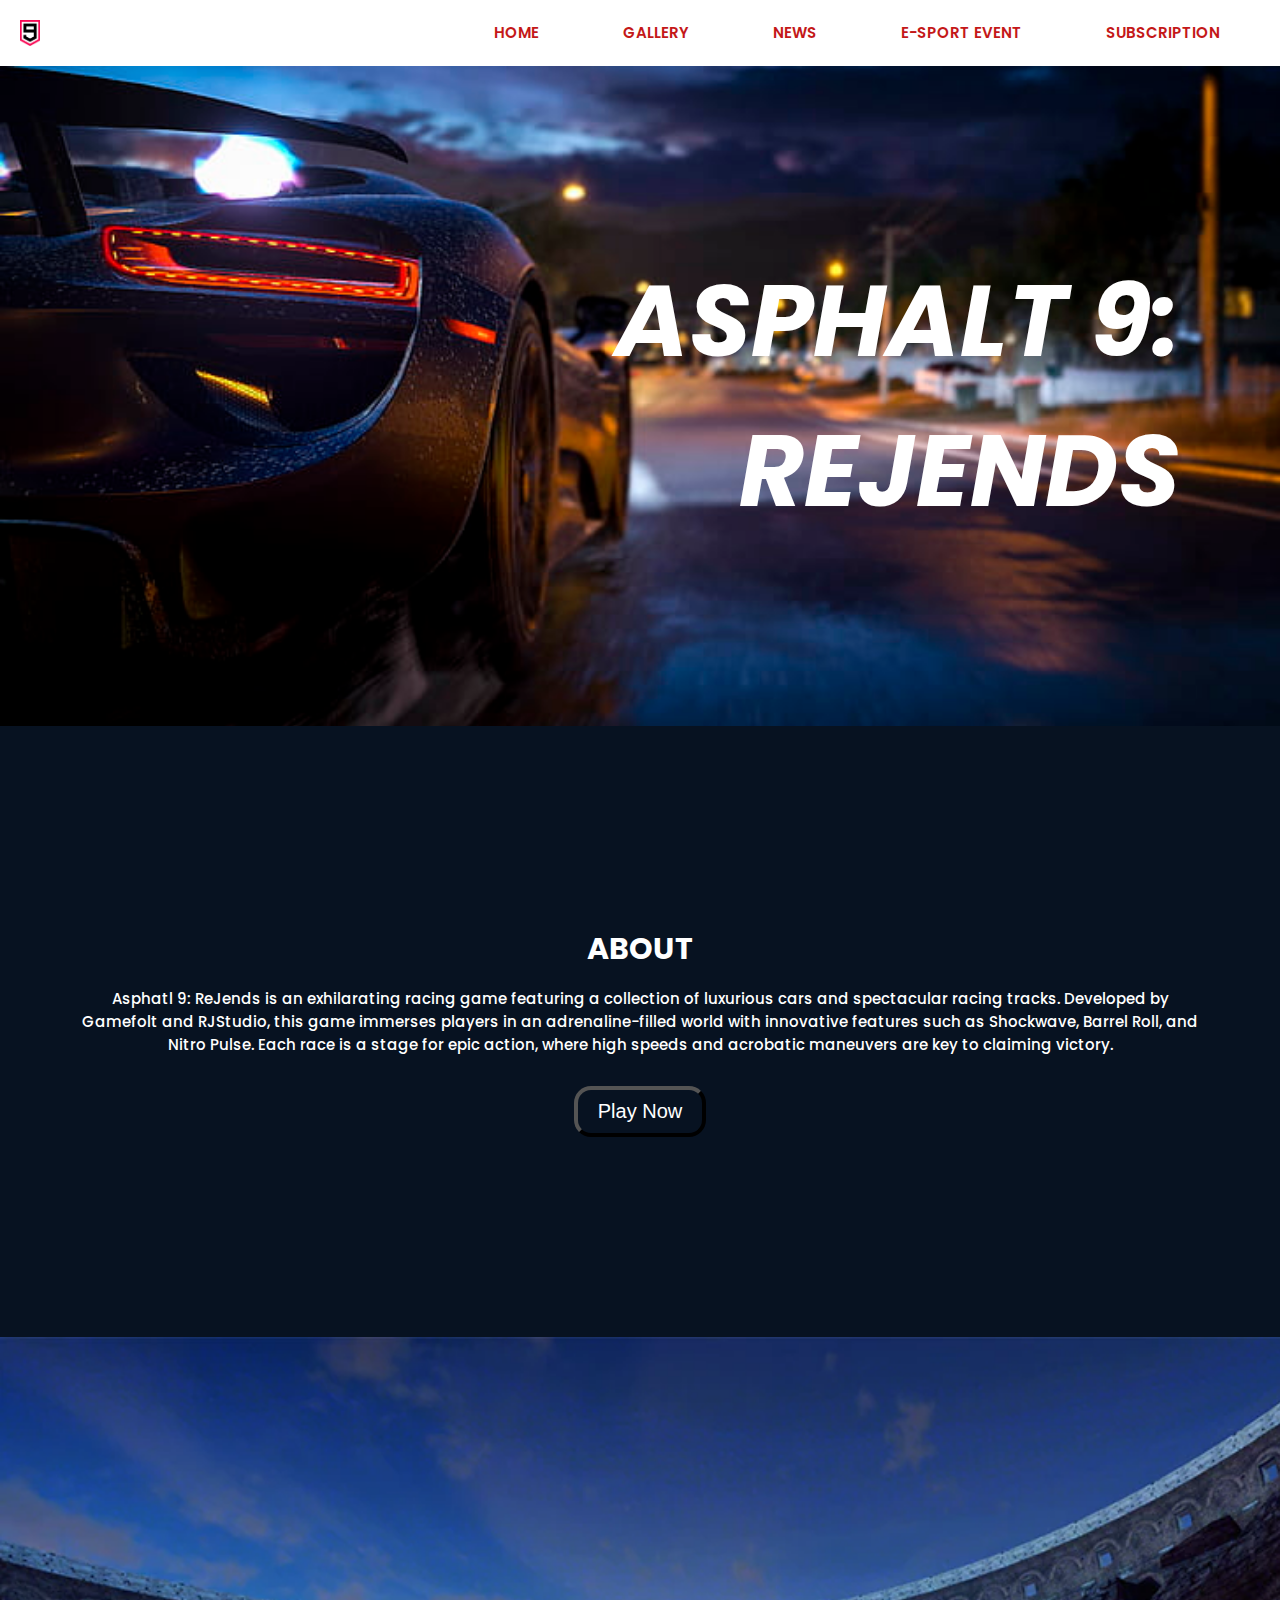
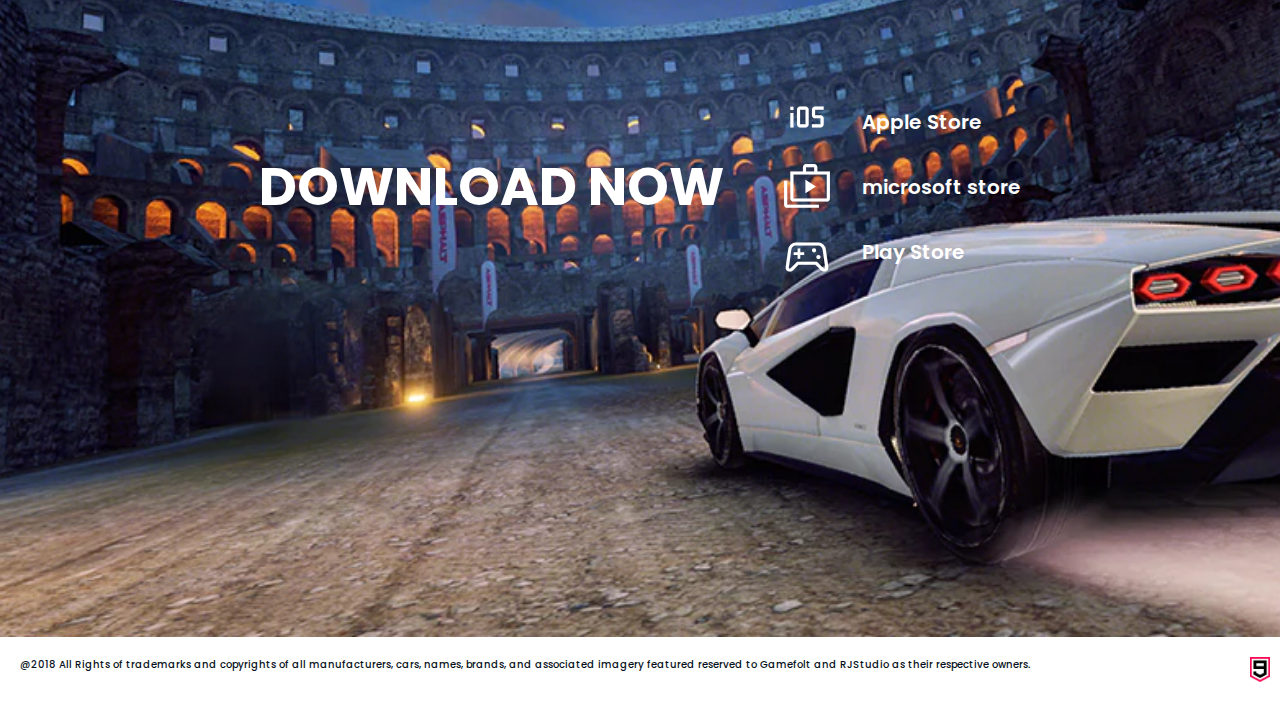
<file: index.html>
<!DOCTYPE html>
<html lang="en">
<head>
    <meta charset="UTF-8">
    <meta name="viewport" content="width=device-width, initial-scale=1.0">
    <title>Asphalt 9: Rejends - Home</title>
    <link rel="stylesheet" href="home-style.css">
    <link href="https://fonts.googleapis.com/css2?family=Poppins:ital,wght@0,100;0,200;0,300;0,400;0,500;0,600;0,700;0,800;0,900;1,100;1,200;1,300;1,400;1,500;1,600;1,700;1,800;1,900&display=swap" rel="stylesheet">
    <link rel="stylesheet" href="https://fonts.googleapis.com/css2?family=Material+Symbols+Outlined:opsz,wght,FILL,GRAD@20..48,100..700,0..1,-50..200" />
</head>
<body>
    <header>
        <nav class="navbar">
            <img src="image/logo_asphalt9.png" class="logoNav">
            <ul>
                <li><a href="#">HOME</a></li>
                <li><a href="gallery.html">GALLERY</a></li>
                <li><a href="news.html">NEWS</a></li>
                <li><a href="event.html">E-SPORT EVENT</a></li>
                <li><a href="subcription.html">SUBSCRIPTION</a></li>
            </ul>
        </nav>
    </header>

    <main>
        <section id="background">
            <div class="main-title">
                <h1>Asphalt 9:<br >Rejends</divh1>
            </div>
        </section>
        <section>
            <div class="aboutz">
                <h2>ABOUT</h2>
                <p>Asphatl 9: ReJends is an exhilarating racing game featuring a collection of luxurious cars and spectacular racing tracks. Developed by Gamefolt and RJStudio, this game immerses players in an adrenaline-filled world with innovative features such as Shockwave, Barrel Roll, and Nitro Pulse. Each race is a stage for epic action, where high speeds and acrobatic maneuvers are key to claiming victory.</p>
                <button href="subcription.html" class="playBut">Play Now</button>
            </div>
        </section>
        <section>
            <div class="kontainers">
                <div class="downloads-part">
                    <h2>DOWNLOAD NOW</h2>
                </div>
                <div class="stores">
                    <div class="icons1">
                        <span class="material-symbols-outlined">ios</span>
                        <span class="material-symbols-outlined">shop_two</span>
                        <span class="material-symbols-outlined">sports_esports</span>
                    </div>
                    <div class="apps-name">
                        <p>Apple Store</p>
                        <p>microsoft store</p>
                        <p>Play Store</p>
                    </div>
                </div>
            </div>
        </section>
    </main>

    <footer>
        <section class="navbar-bawah">
            <p>@2018 All Rights of trademarks and copyrights of all manufacturers, cars, names, brands, and associated imagery featured reserved to Gamefolt and RJStudio as their respective owners.</p>
            <img class="logo-bwh" src="image/logo_asphalt9.png">
        </div>
    </footer>
    <script src="script.js"></script>
</body>

</html>
</file>
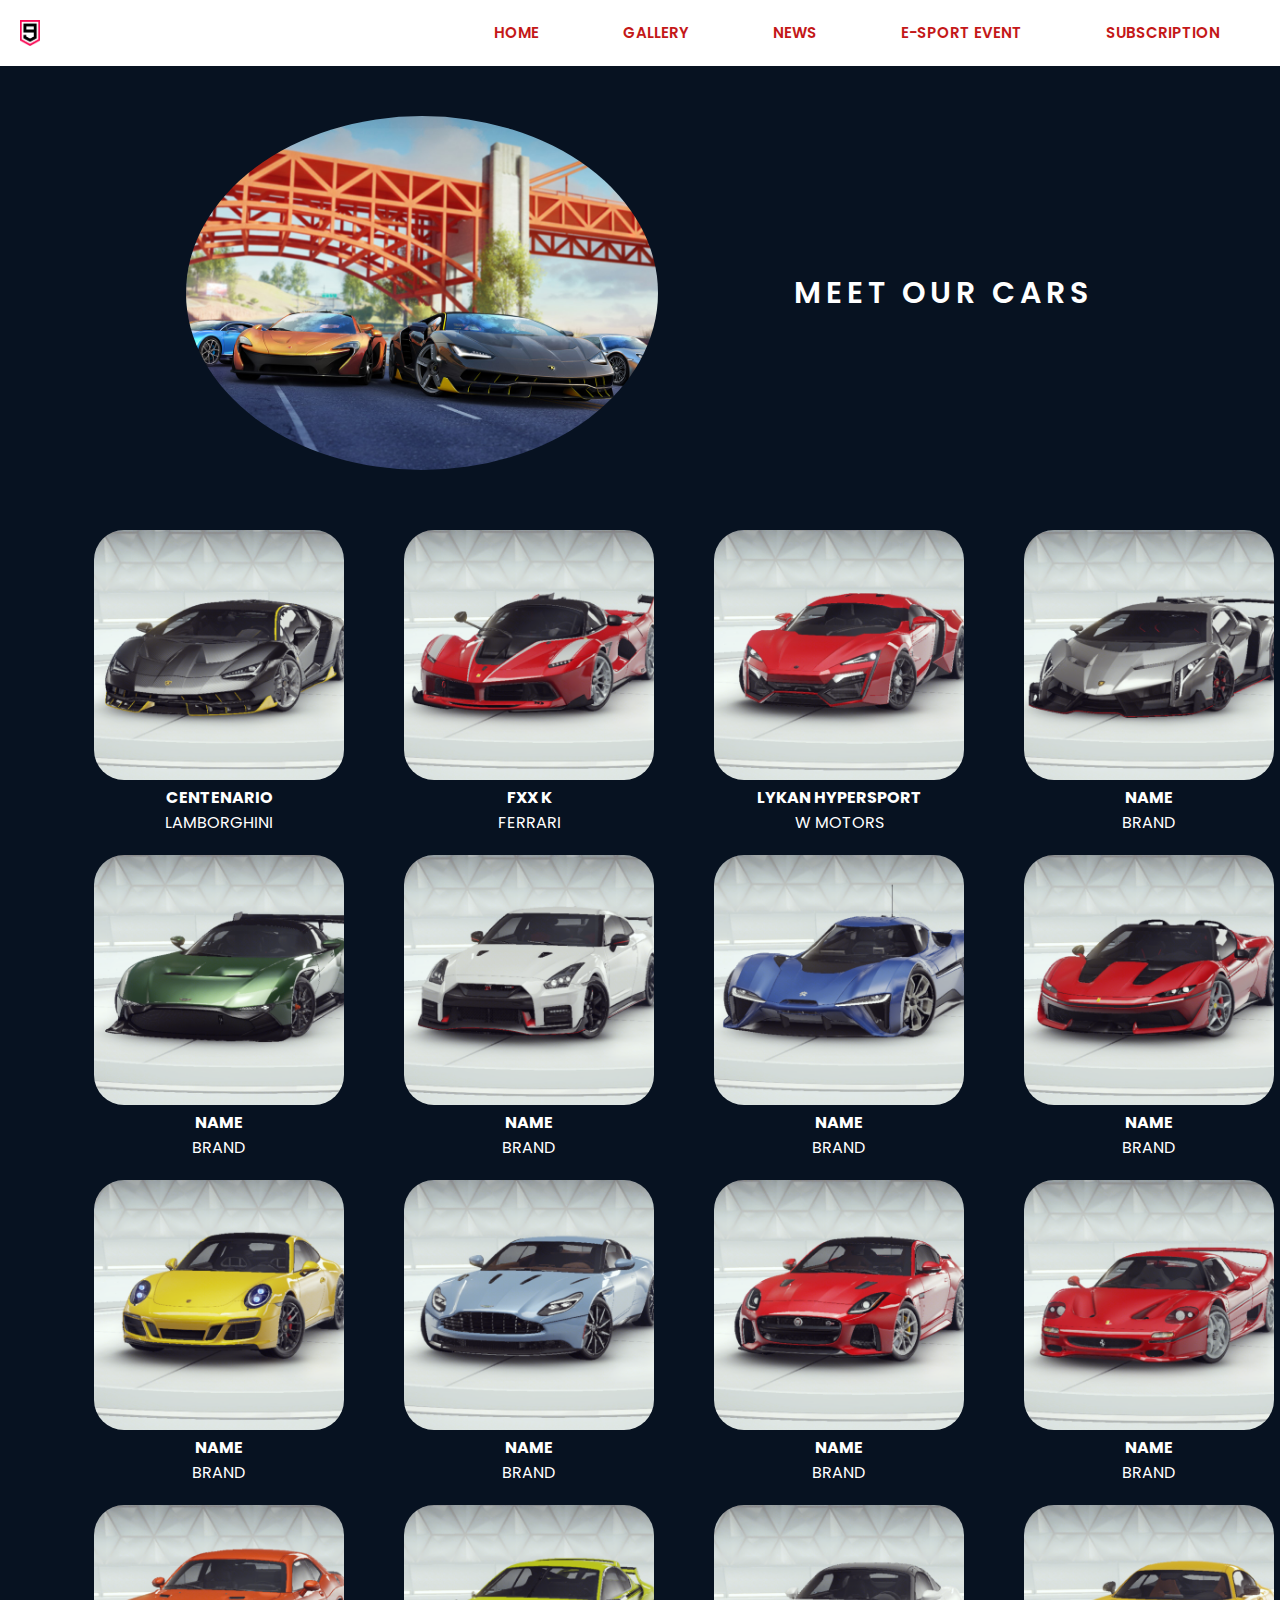
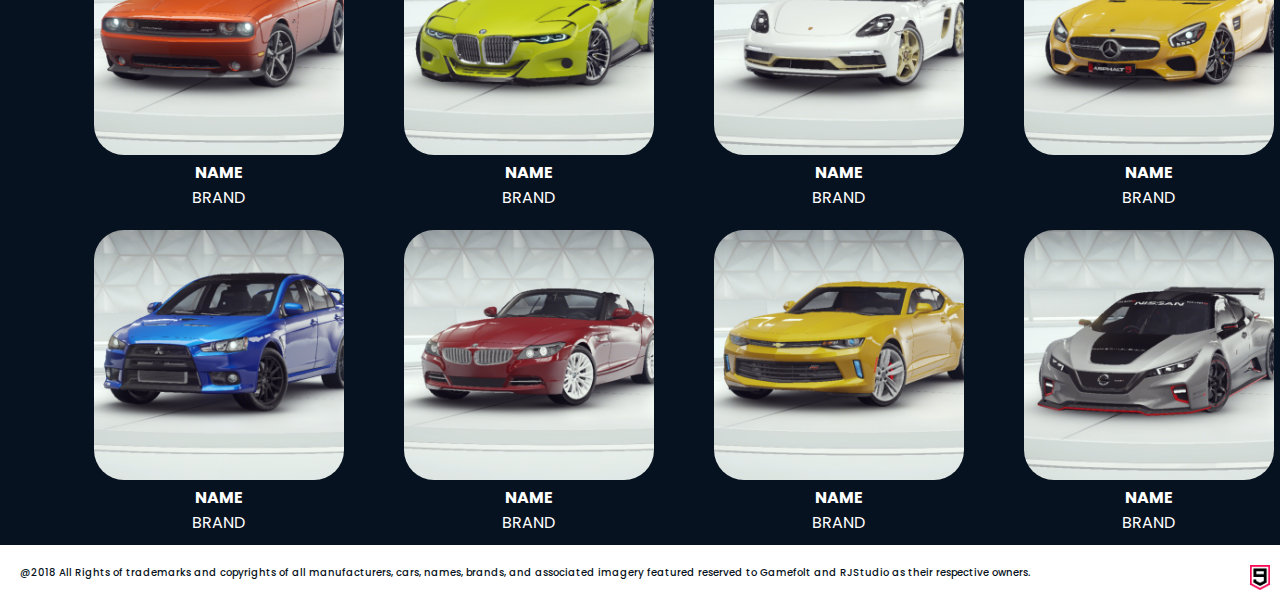
<file: gallery.html>
<!DOCTYPE html>
<html lang="en">
<head>
    <meta charset="UTF-8">
    <meta name="viewport" content="width=device-width, initial-scale=1.0">
    <title>Asphalt 9: Rejends - Subscription</title>
    <link rel="stylesheet" href="gallery.css">
    <link href="https://fonts.googleapis.com/css2?family=Poppins:ital,wght@0,100;0,200;0,300;0,400;0,500;0,600;0,700;0,800;0,900;1,100;1,200;1,300;1,400;1,500;1,600;1,700;1,800;1,900&display=swap" rel="stylesheet">
    <link rel="stylesheet" href="https://fonts.googleapis.com/css2?family=Material+Symbols+Outlined:opsz,wght,FILL,GRAD@20..48,100..700,0..1,-50..200" />
</head>
<body>
    <header>
        <nav class="navbar">
            <img src="image/logo_asphalt9.png" class="logoNav">
            <ul>
                <li><a href="index.html">HOME</a></li>
                <li><a href="gallery.html">GALLERY</a></li>
                <li><a href="#">NEWS</a></li>
                <li><a href="event.html">E-SPORT EVENT</a></li>
                <li><a href="subcription.html">SUBSCRIPTION</a></li>
            </ul>
        </nav>
    </header>

    <main>
        <div class="atas">
            <img src="image/pic5.jpg">
            <h2>Meet Our Cars</h2>
        </div>
        <div class="katalog">
            <div class="kelas">
                <div class="car">
                    <img src="image/cars/S1.png">
                    <h4>CENTENARIO</h4>
                    <p>LAMBORGHINI</p>
                </div>
                <div class="car">
                    <img src="image/cars/S2.png">
                    <h4>FXX K</h4>
                    <p>FERRARI</p>
                </div>
                <div class="car">
                    <img src="image/cars/S3.png">
                    <h4>LYKAN HYPERSPORT</h4>
                    <p>W MOTORS</p>
                </div>
                <div class="car">
                    <img src="image/cars/S4.png">
                    <h4>name</h4>
                    <p>brand</p>
                </div>
                <div class="more">
                    <span class="material-symbols-outlined">expand_circle_right</span>
                    <p>More</p>
                </div>
            </div>
            <div class="kelas">
                <div class="car">
                    <img src="image/cars/A1.png">
                    <h4>name</h4>
                    <p>brand</p>
                </div>
                <div class="car">
                    <img src="image/cars/A2.png">
                    <h4>name</h4>
                    <p>brand</p>
                </div>
                <div class="car">
                    <img src="image/cars/A3.png">
                    <h4>name</h4>
                    <p>brand</p>
                </div>
                <div class="car">
                    <img src="image/cars/A4.png">
                    <h4>name</h4>
                    <p>brand</p>
                </div>
                <div class="more">
                    <span class="material-symbols-outlined">expand_circle_right</span>
                    <p>More</p>
                </div>
            </div>
            <div class="kelas">
                <div class="car">
                    <img src="image/cars/B1.png">
                    <h4>name</h4>
                    <p>brand</p>
                </div>
                <div class="car">
                    <img src="image/cars/B2.png">
                    <h4>name</h4>
                    <p>brand</p>
                </div>
                <div class="car">
                    <img src="image/cars/B3.png">
                    <h4>name</h4>
                    <p>brand</p>
                </div>
                <div class="car">
                    <img src="image/cars/B4.png">
                    <h4>name</h4>
                    <p>brand</p>
                </div>
                <div class="more">
                    <span class="material-symbols-outlined">expand_circle_right</span>
                    <p>More</p>
                </div>
            </div>
            <div class="kelas">
                <div class="car">
                    <img src="image/cars/C1.png">
                    <h4>name</h4>
                    <p>brand</p>
                </div>
                <div class="car">
                    <img src="image/cars/C2.png">
                    <h4>name</h4>
                    <p>brand</p>
                </div>
                <div class="car">
                    <img src="image/cars/C3.png">
                    <h4>name</h4>
                    <p>brand</p>
                </div>
                <div class="car">
                    <img src="image/cars/C4.png">
                    <h4>name</h4>
                    <p>brand</p>
                </div>
                <div class="more">
                    <span class="material-symbols-outlined">expand_circle_right</span>
                    <p>More</p>
                </div>
            </div>
            <div class="kelas">
                <div class="car">
                    <img src="image/cars/D1.png">
                    <h4>name</h4>
                    <p>brand</p>
                </div>
                <div class="car">
                    <img src="image/cars/D2.png">
                    <h4>name</h4>
                    <p>brand</p>
                </div>
                <div class="car">
                    <img src="image/cars/D3.png">
                    <h4>name</h4>
                    <p>brand</p>
                </div>
                <div class="car">
                    <img src="image/cars/D4.png">
                    <h4>name</h4>
                    <p>brand</p>
                </div>
                <div class="more">
                    <span class="material-symbols-outlined">expand_circle_right</span>
                    <p>More</p>
                </div>
            </div>
        </div>
    </main>
    <footer>
        <section class="navbar-bawah">
            <p>@2018 All Rights of trademarks and copyrights of all manufacturers, cars, names, brands, and associated imagery featured reserved to Gamefolt and RJStudio as their respective owners.</p>
            <img class="logo-bwh" src="image/logo_asphalt9.png">
        </div>
    </footer>
    <script src="script.js"></script>
</body>

</html>
</file>
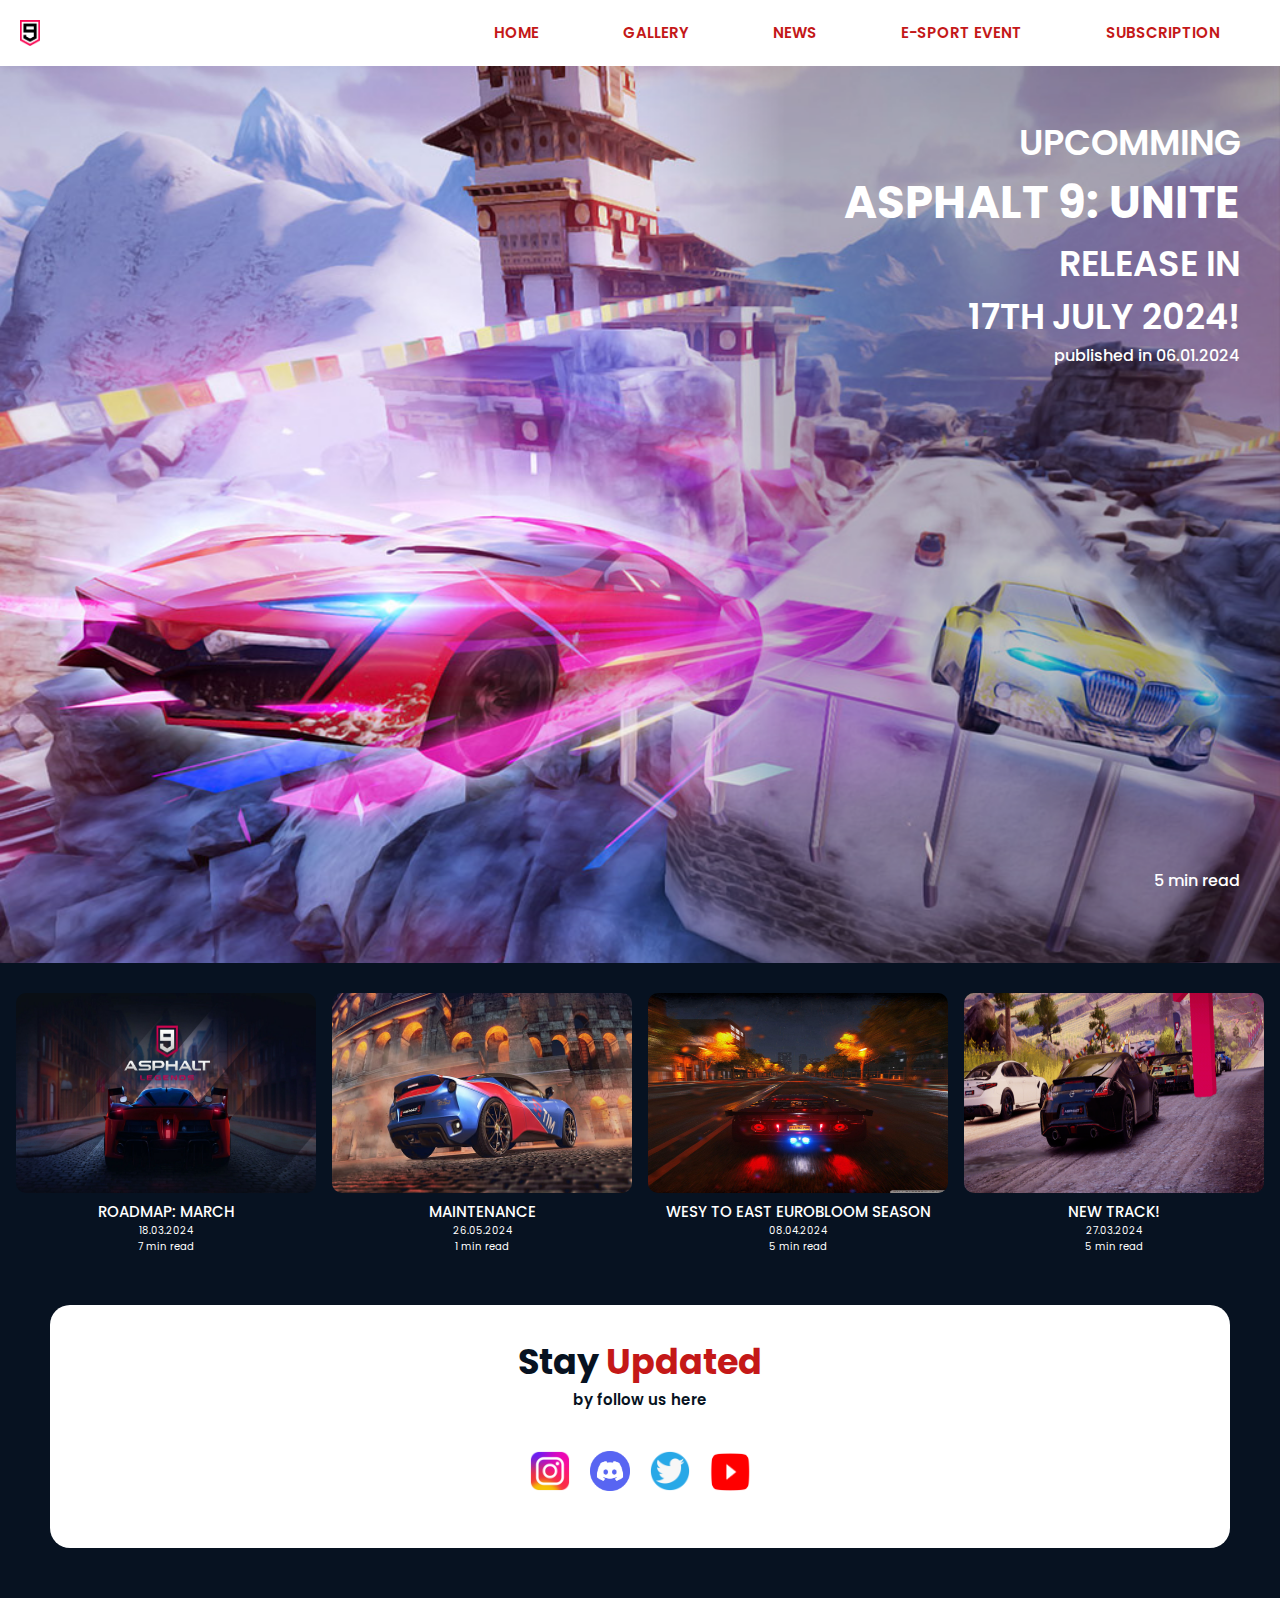
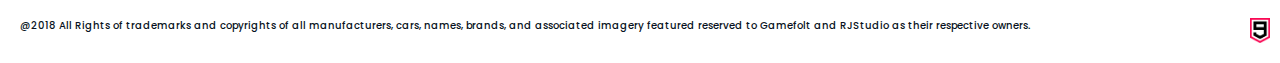
<file: news.html>
<!DOCTYPE html>
<html lang="en">
<head>
    <meta charset="UTF-8">
    <meta name="viewport" content="width=device-width, initial-scale=1.0">
    <title>Asphalt 9: Rejends - News</title>
    <link rel="stylesheet" href="news.css">
    <link href="https://fonts.googleapis.com/css2?family=Poppins:ital,wght@0,100;0,200;0,300;0,400;0,500;0,600;0,700;0,800;0,900;1,100;1,200;1,300;1,400;1,500;1,600;1,700;1,800;1,900&display=swap" rel="stylesheet">
    <link rel="stylesheet" href="https://fonts.googleapis.com/css2?family=Material+Symbols+Outlined:opsz,wght,FILL,GRAD@20..48,100..700,0..1,-50..200" />
</head>
<body>
    <header>
        <nav class="navbar">
            <img src="image/logo_asphalt9.png" class="logoNav">
            <ul>
                <li><a href="index.html">HOME</a></li>
                <li><a href="gallery.html">GALLERY</a></li>
                <li><a href="#">NEWS</a></li>
                <li><a href="event.html">E-SPORT EVENT</a></li>
                <li><a href="subcription.html">SUBSCRIPTION</a></li>
            </ul>
        </nav>
    </header>

    <main>
        <section class="main-news">
            <div class="news">
                <div class="news-title">
                    <p>Upcomming</p>
                    <h3>Asphalt 9: Unite</h3>
                    <p>release in<br>17th July 2024!</p>
                </div>
                <div class="news-info">
                    <div class="news-date">
                        <p>published in 06.01.2024</p>
                    </div>
                    <div class="news-readtime">
                        <p>5 min read</p>
                    </div>
                </div>
            </div>
        </section>
        <section class="other-news">
            <div class="content">
                <img src="image/pic10.jpg" class="footage">
                <h4>Roadmap: March</h4>
                <p>18.03.2024</p>
                <p>7 min read</p>
            </div>
            <div class="content">
                <img src="image/pic11.jpg" class="footage">
                <h4>Maintenance</h4>
                <p>26.05.2024</p>
                <p>1 min read</p>
            </div>
            <div class="content">
                <img src="image/pic13.jpg" class="footage">
                <h4>Wesy to East Eurobloom Season</h4>
                <p>08.04.2024</p>
                <p>5 min read</p>
            </div>
            <div class="content">
                <img src="image/pic6.png" class="footage">
                <h4>New Track!</h4>
                <p>27.03.2024</p>
                <p>5 min read</p>
            </div>
        </section>
        <section class="community">
            <div class="com-wrap">
                <div class="text-up">
                    <h4>Stay <span>Updated</span></h4>
                    <p>by follow us here</p>
                </div>
                <div class="logos">
                    <img src="image/logo/instagram.png" class="instagram">
                    <img src="image/logo/discord.webp" class="discord">
                    <img src="image/logo/twitter.png" class="twitter">
                    <img src="image/logo/youtube.png" class="youtube">
                </div>
            </div>
        </section>
    </main>
</body>

<footer>
    <section class="navbar-bawah">
        <p>@2018 All Rights of trademarks and copyrights of all manufacturers, cars, names, brands, and associated imagery featured reserved to Gamefolt and RJStudio as their respective owners.</p>
        <img class="logo-bwh" src="image/logo_asphalt9.png">
    </div>
</file>
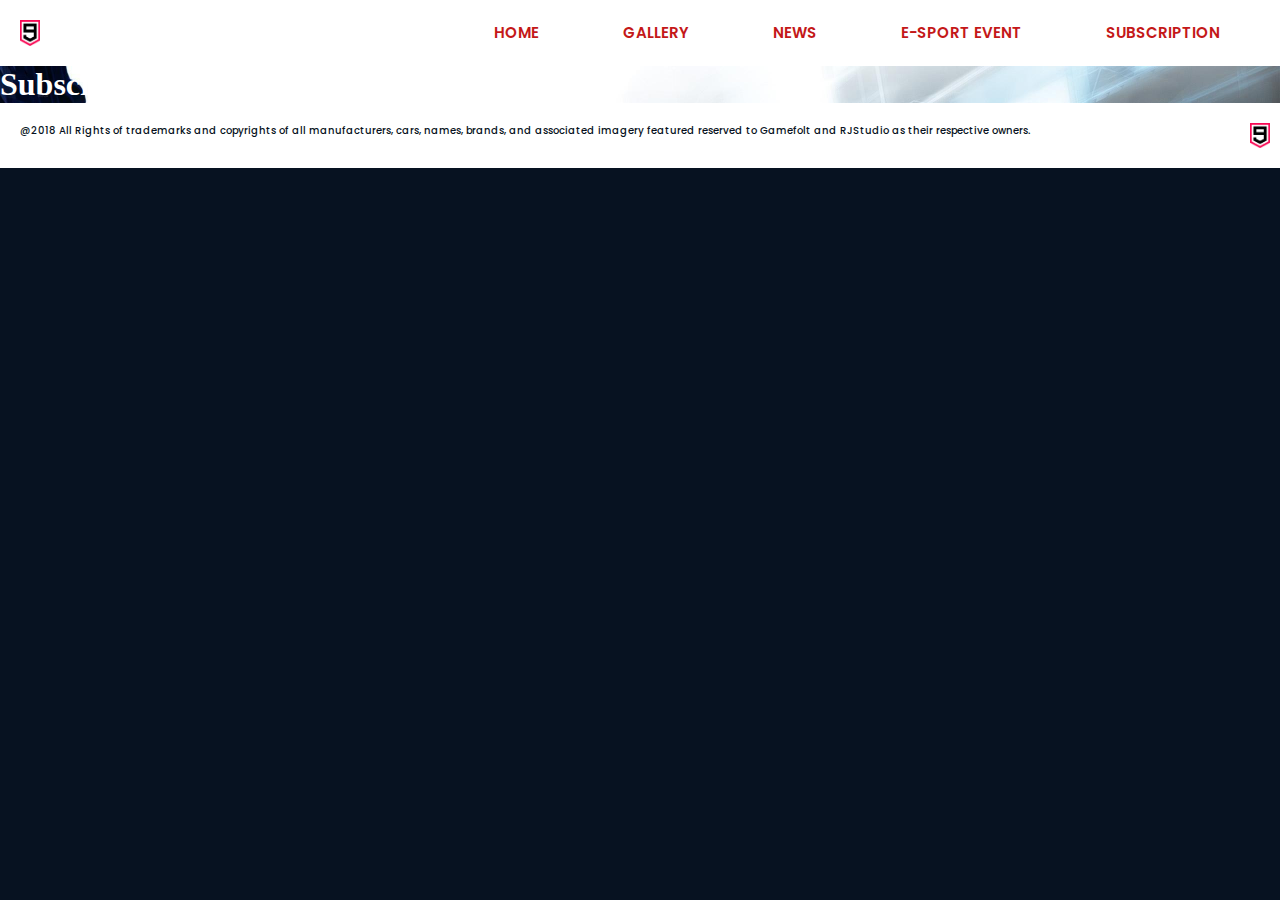
<file: subcription.html>
<!DOCTYPE html>
<html lang="en">
<head>
    <meta charset="UTF-8">
    <meta name="viewport" content="width=device-width, initial-scale=1.0">
    <title>Asphalt 9: Rejends - Home</title>
    <link rel="stylesheet" href="subscription.css">
    <link href="https://fonts.googleapis.com/css2?family=Poppins:ital,wght@0,100;0,200;0,300;0,400;0,500;0,600;0,700;0,800;0,900;1,100;1,200;1,300;1,400;1,500;1,600;1,700;1,800;1,900&display=swap" rel="stylesheet">
    <link rel="stylesheet" href="https://fonts.googleapis.com/css2?family=Material+Symbols+Outlined:opsz,wght,FILL,GRAD@20..48,100..700,0..1,-50..200" />
</head>
<body>
    <header>
        <nav class="navbar">
            <img src="image/logo_asphalt9.png" class="logoNav">
            <ul>
                <li><a href="index.html">HOME</a></li>
                <li><a href="gallery.html">GALLERY</a></li>
                <li><a href="#">NEWS</a></li>
                <li><a href="event.html">E-SPORT EVENT</a></li>
                <li><a href="subcription.html">SUBSCRIPTION</a></li>
            </ul>
        </nav>
    </header>

    <main>
        <section class="bigTitle">
            <h1>Subscription</h1>
        </section>
    </main>
    <footer>
        <section class="navbar-bawah">
            <p>@2018 All Rights of trademarks and copyrights of all manufacturers, cars, names, brands, and associated imagery featured reserved to Gamefolt and RJStudio as their respective owners.</p>
            <img class="logo-bwh" src="image/logo_asphalt9.png">
        </div>
    </footer>
</body>

</html>
</file>
<file: home-style.css>
* {
    margin: 0;
    padding: 0;
    box-sizing: border-box;
}

body{
    background-color: #071221;
    color: #ffffff;
}

.navbar{
    background-color: white;
    padding: 20px 20px;
    display: flex;
    align-items: center;
    justify-content: space-between;
    margin: auto;
}

.logoNav{
    width: 20px;
}

.navbar ul li{
    list-style: none;
    display: inline-block;
    margin: 0 40px;
}

.navbar ul li a{
    text-decoration: none;
    color: #c41818;
    font-size: 15px;
    font-family: "Poppins", sans-serif;
    font-weight: 600;
    font-style: normal;
}

#background{
    display: flex;
    background-image: url(image/pic4.jpg);
    width: 100%;
    background-size: cover;
}

.main-title{
    width: 100%; 
    display: flex;
    align-items: center;
    justify-content: flex-end;
    padding: 180px 100px;
    text-transform: uppercase;
    text-align: right;
    font-family: "Poppins", sans-serif;
    font-weight: 600;
    font-style: italic;
    font-size: 50px;
}

.aboutz{
    display: flex;
    width: 100%;
    flex-direction: column;
    align-items: center;
    justify-content: center;
    font-family: "Poppins", sans-serif;
    font-weight: 600;
    font-style: normal;
    text-align: center;
    padding: 200px 80px;
}

.aboutz h2{
    font-size: 30px;
    margin-bottom: 15px;
}

.aboutz p{
    font-size: 15px;
    font-weight: 500;
    margin-bottom: 30px;
}

.playBut{
    font-size: 20px;
    padding: 10px 20px;
    color:#ffffff;
    background-color: #071221;
    border-color: linear-gradient(to right,#c10f0f, #0849a4);
    border-radius: 17px;
    border-width: 4px;
}

.kontainers{
    display: flex;
    justify-content: space-evenly;
    align-items: center;
    background-image: url(image/pic3.webp);
    background-size: cover;
    height: 100vh;
    color: #fff;
    padding: 0 200px;
    flex-wrap: wrap;
}

.downloads-part{
    font-size: 35px;
    font-family: "Poppins", sans-serif;
    font-weight: 600;
    font-style: normal;
}

.stores{
    display: flex;
    flex-direction: row;
    justify-content: space-between;
}

.stores span{
    font-size: 50px;
    display: flex;
    flex-direction: column;
    margin: 20px 0;
}   

.apps-name{
    font-size: 20px;
    font-family: "Poppins", sans-serif;
    font-weight: 600;
    font-style: normal;
    margin-left: 30px;
}

.apps-name p{
    margin:35px 0
}

.navbar-bawah{
    background-color: #fff;
    display: flex;
    flex-direction: row;
    justify-content: space-between;

}

.navbar-bawah p{
    text-align: center;
    padding: 20px 0;
    margin-left: 20px;
    color:#071221;
    font-size: 10px;
    font-family: "Poppins", sans-serif;
    font-weight: 500;
    font-style: normal;
}

.logo-bwh{
    text-align: center;
    padding: 20px 0;
    margin-right: 10px;
    width: 20px;
}
</file>
<file: gallery.css>
* {
    margin: 0;
    padding: 0;
    box-sizing: border-box;
}

body{
    background-color: #071221;
    color: #ffffff;
}

.navbar{
    background-color: white;
    padding: 20px 20px;
    display: flex;
    align-items: center;
    justify-content: space-between;
    margin: auto;
}

.logoNav{
    width: 20px;
}

.navbar ul li{
    list-style: none;
    display: inline-block;
    margin: 0 40px;
}

.navbar ul li a{
    text-decoration: none;
    /* color: #c71919; */
    color: #c41818;
    font-size: 15px;
    font-family: "Poppins", sans-serif;
    font-weight: 600;
    font-style: normal;
}

.navbar-bawah{
    background-color: #fff;
    display: flex;
    flex-direction: row;
    justify-content: space-between;

}

.navbar-bawah p{
    text-align: center;
    padding: 20px 0;
    margin-left: 20px;
    color:#071221;
    font-size: 10px;
    font-family: "Poppins", sans-serif;
    font-weight: 500;
    font-style: normal;
}

.logo-bwh{
    text-align: center;
    padding: 20px 0;
    margin-right: 10px;
    width: 20px;
}

.atas{
    display: flex;
    flex-direction: row;
    flex-wrap: wrap;
    align-items: center;
    justify-content: space-evenly;
    margin: 50px 50px;
}

.atas img{
    width: 40%;
    border: none;
    border-radius: 100%;
}

.atas h2{
    font-size: 30px;
    font-family: "Poppins", sans-serif;
    font-weight: 600;
    text-transform: uppercase;
    letter-spacing: 5px;
}

.katalog{
    display: flex;
    flex-direction: column;
    font-family: 'poppins';
    font-weight: 400px;
    text-transform: uppercase;
}

.kelas{
    display: flex;
    flex-direction: row;
    margin: 5px 10px;
    margin-left: 5%;
}

.car{
    display: flex;
    flex-direction: column;
    align-items: center;
    margin: 5px 30px;
}

.car img{
    width: 250px;
    margin-bottom: 5px;
    border: none;
    border-radius: 30px;
}

.more{
    display: flex;
    flex-direction: column;
    align-items: center;
    justify-content:center;
    padding: 5px;
    margin: 5px;
    border: none;
    border-radius: 25px;
    background: linear-gradient(45deg, #c41818, #8219de, #1532d3);
}

.more span{
    margin-bottom: 5px;
}
</file>
<file: news.css>
* {
    margin: 0;
    padding: 0;
    box-sizing: border-box;
}

body{
    background-color: #071221;
    color: #ffffff;
}

/* Navigation Style */

.navbar{
    background-color: white;
    padding: 20px 20px;
    display: flex;
    align-items: center;
    justify-content: space-between;
    margin: auto;
}

.logoNav{
    width: 20px;
}

.navbar ul li{
    list-style: none;
    display: inline-block;
    margin: 0 40px;
}

.navbar ul li a{
    text-decoration: none;
    /* color: #c71919; */
    color: #c41818;
    font-size: 15px;
    font-family: "Poppins", sans-serif;
    font-weight: 600;
    font-style: normal;
}

.navbar-bawah{
    background-color: #fff;
    display: flex;
    flex-direction: row;
    justify-content: space-between;

}

.navbar-bawah p{
    text-align: center;
    padding: 20px 0;
    margin-left: 20px;
    color:#071221;
    font-size: 10px;
    font-family: "Poppins", sans-serif;
    font-weight: 500;
    font-style: normal;
}

.logo-bwh{
    text-align: center;
    padding: 20px 0;
    margin-right: 10px;
    width: 20px;
}

/* Content Styles */

.main-news{
    display: flex;
    background-image: url(image/pic1.png);
    background-size: cover;
    height: fit-content;
    flex-direction: column;
    justify-content: end;
}

.news{
    text-align: right;
    font-family: "Poppins", sans-serif;
    font-weight: 500;
    font-style: normal;
    margin: 20px 40px 20px 0;
}

.news-title{
    margin-top: 30px;
    text-transform: uppercase;
    font-weight: 600;
    font-size: 35px;
}
.news-title h3{
    font-size: 45px;
}

.news-info{
    justify-content: space-between;
}

.news-info .news-readtime{
    margin: 500px 0 50px 0;
}

.other-news{
    display: flex;
    flex-wrap: wrap;
    flex-direction: row;
    justify-content: space-evenly;
    font-family: "Poppins", sans-serif;
    font-weight: 500;
    font-style: normal;
}

.content img{
    width: 300px;
    height: 200px;
    border: none;
    border-radius: 10px;
    margin-top: 30px;
}

.content p{
    text-align: center;
    font-weight: 400;
    font-size: 10px;
}

.content h4{
    text-align: center;
    font-weight: 500;
    font-size: 15px;
    text-transform: uppercase;
}

.com-wrap{
    display: flex;
    flex-direction: column;
    align-items: center;
    font-family: "Poppins", sans-serif;
    font-weight: 600;
    font-style: normal;

    border: none;
    border-radius: 20px;
    background-color: #fff;
    margin: 50px;
    padding: 30px 5px;
}

.text-up h4{
    font-size: 35px;
    color: #071221;
}

.text-up p{
    font-size: 15px;
    color:#071221;
    text-align: center;
}

.text-up span{
    color:#c41818;
}

.logos img{
    margin: 40px 8px 20px 8px;
    width: 40px;
    height: 40px;
}
</file>
<file: subscription.css>
* {
    margin: 0;
    padding: 0;
    box-sizing: border-box;
}

body{
    background-color: #071221;
    color: #ffffff;
}

.navbar{
    background-color: white;
    padding: 20px 20px;
    display: flex;
    align-items: center;
    justify-content: space-between;
    margin: auto;
}

.logoNav{
    width: 20px;
}

.navbar ul li{
    list-style: none;
    display: inline-block;
    margin: 0 40px;
}

.navbar ul li a{
    text-decoration: none;
    /* color: #c71919; */
    color: #c41818;
    font-size: 15px;
    font-family: "Poppins", sans-serif;
    font-weight: 600;
    font-style: normal;
}

.navbar-bawah{
    background-color: #fff;
    display: flex;
    flex-direction: row;
    justify-content: space-between;

}

.navbar-bawah p{
    text-align: center;
    padding: 20px 0;
    margin-left: 20px;
    color:#071221;
    font-size: 10px;
    font-family: "Poppins", sans-serif;
    font-weight: 500;
    font-style: normal;
}

.logo-bwh{
    text-align: center;
    padding: 20px 0;
    margin-right: 10px;
    width: 20px;
}

.bigTitle{
    background-image: url(image/pic15.jpg);
    background-size: cover;
}
</file>
